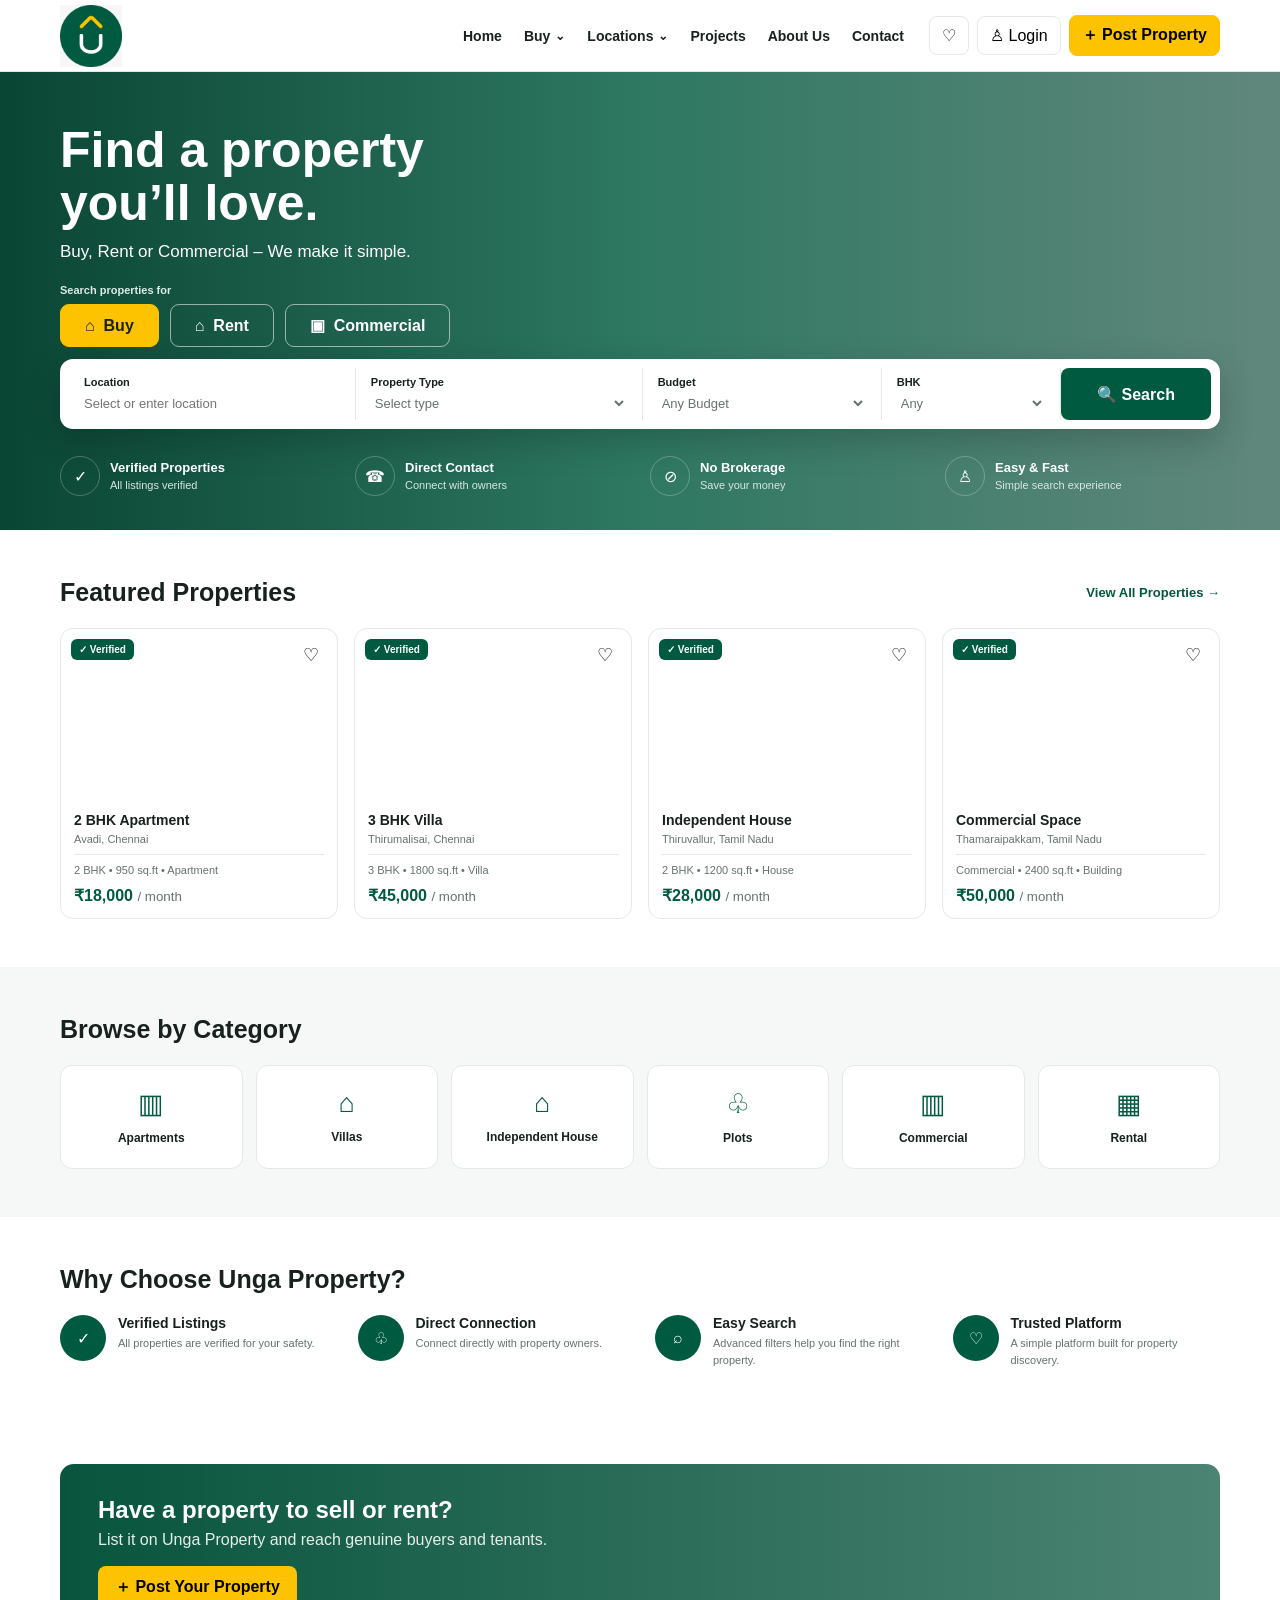
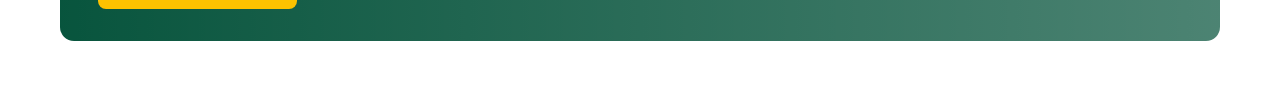
<file: index.html>
<!DOCTYPE html>
<html lang="en">
<head>
  <meta charset="UTF-8">
  <meta name="viewport" content="width=device-width, initial-scale=1.0">

  <title>Unga Property</title>

  <style>
    :root {
      --green: #005a3f;
      --dark-green: #00462f;
      --yellow: #fdc200;
      --text: #17211d;
      --muted: #66736d;
      --line: #e4e9e6;
      --bg: #f6f8f7;
    }

    * {
      box-sizing: border-box;
      margin: 0;
      padding: 0;
    }

    html {
      scroll-behavior: smooth;
    }

    body {
      font-family: Arial, sans-serif;
      color: var(--text);
      background: white;
    }

    a {
      text-decoration: none;
      color: inherit;
    }

    button,
    input,
    select,
    textarea {
      font: inherit;
    }

    button {
      cursor: pointer;
    }

    .container {
      width: min(1160px, 92%);
      margin: auto;
    }

    /* ================= HEADER ================= */

    header {
      height: 72px;
      background: white;
      border-bottom: 1px solid var(--line);
      position: sticky;
      top: 0;
      z-index: 100;
    }

    .nav {
      height: 100%;
      display: flex;
      align-items: center;
      gap: 25px;
    }

    /* LOGO */

    .logo {
      width: 180px;
      height: 62px;
      object-fit: contain;
      object-position: left center;
      display: block;
    }

    .navlinks {
      display: flex;
      align-items: center;
      gap: 22px;
      margin-left: auto;
      font-size: 14px;
      font-weight: 650;
    }

    .navlinks a:hover {
      color: var(--green);
    }

    .actions {
      display: flex;
      align-items: center;
      gap: 8px;
    }

    .actions button {
      border: 1px solid var(--line);
      background: white;
      border-radius: 8px;
      padding: 9px 12px;
    }

    .actions .post {
      background: var(--yellow);
      border-color: var(--yellow);
      font-weight: 800;
    }

    .menu {
      display: none;
      margin-left: auto;
      border: 0;
      background: transparent;
      font-size: 25px;
    }

    /* ================= DROPDOWN ================= */

    .navdrop {
      position: relative;
      height: 72px;
      display: flex;
      align-items: center;
    }

    .navdrop > a {
      display: flex;
      align-items: center;
      gap: 5px;
      height: 100%;
    }

    .navdrop > a::after {
      content: "⌄";
      font-size: 12px;
    }

    .dropdown {
      position: absolute;
      top: 64px;
      left: -14px;
      min-width: 190px;
      background: white;
      border: 1px solid var(--line);
      border-radius: 10px;
      box-shadow: 0 12px 28px rgba(0,0,0,.12);
      padding: 8px;
      opacity: 0;
      visibility: hidden;
      transform: translateY(5px);
      transition: .15s;
      z-index: 200;
    }

    .navdrop:hover .dropdown {
      opacity: 1;
      visibility: visible;
      transform: translateY(0);
    }

    .dropdown a {
      display: block;
      padding: 10px 12px;
      border-radius: 7px;
      font-size: 13px;
      white-space: nowrap;
    }

    .dropdown a:hover {
      background: var(--bg);
      color: var(--green);
    }

    .subhead {
      font-size: 10px;
      text-transform: uppercase;
      color: var(--muted);
      padding: 7px 12px 4px;
      font-weight: 800;
    }

    /* ================= HERO ================= */

    .hero {
      color: white;
      padding: 52px 0 34px;
      min-height: 430px;

      background:
        linear-gradient(
          90deg,
          rgba(0,62,44,.96),
          rgba(0,90,63,.82),
          rgba(0,62,44,.62)
        ),
        url("https://images.unsplash.com/photo-1600607687939-ce8a6c25118c?auto=format&fit=crop&w=1800&q=85")
        center/cover;
    }

    .hero h1 {
      font-size: 50px;
      line-height: 1.05;
      margin-bottom: 13px;
    }

    .hero p {
      font-size: 17px;
      margin-bottom: 22px;
    }

    .mode-label {
      font-size: 11px;
      color: #dcece6;
      margin-bottom: 8px;
      font-weight: 700;
    }

    /* ================= TABS ================= */

    .tabs {
      display: flex;
      gap: 11px;
      margin-bottom: 12px;
    }

    .tab {
      border: 1px solid rgba(255,255,255,.55);
      background: transparent;
      color: white;
      padding: 11px 24px;
      border-radius: 9px;
      font-weight: 750;
    }

    .tab.active {
      background: var(--yellow);
      border-color: var(--yellow);
      color: #182019;
    }

    /* ================= SEARCH ================= */

    .search {
      background: white;
      color: var(--text);
      border-radius: 13px;
      padding: 9px;
      display: grid;
      grid-template-columns: 1.2fr 1.2fr 1fr .75fr 150px;
      box-shadow: 0 12px 35px rgba(0,0,0,.2);
    }

    .field {
      padding: 8px 15px;
      border-right: 1px solid var(--line);
    }

    .field label {
      display: block;
      font-size: 11px;
      font-weight: 800;
      margin-bottom: 6px;
    }

    .field input,
    .field select {
      border: 0;
      outline: 0;
      width: 100%;
      background: transparent;
      color: var(--muted);
      font-size: 13px;
    }

    .search button {
      border: 0;
      border-radius: 8px;
      background: var(--green);
      color: white;
      font-weight: 800;
    }

    /* ================= TRUST ================= */

    .trust {
      display: grid;
      grid-template-columns: repeat(4,1fr);
      gap: 20px;
      margin-top: 27px;
    }

    .trustitem {
      display: flex;
      gap: 10px;
      align-items: center;
    }

    .trusticon {
      width: 40px;
      height: 40px;
      border: 1px solid rgba(255,255,255,.25);
      border-radius: 50%;
      display: grid;
      place-items: center;
    }

    .trust strong {
      display: block;
      font-size: 13px;
    }

    .trust span {
      font-size: 11px;
      color: #d7e8e1;
    }

    /* ================= SECTIONS ================= */

    section {
      padding: 48px 0;
    }

    .soft {
      background: var(--bg);
    }

    .head {
      display: flex;
      justify-content: space-between;
      align-items: center;
      margin-bottom: 21px;
    }

    .head h2 {
      font-size: 25px;
    }

    .head a {
      color: var(--green);
      font-size: 13px;
      font-weight: 800;
    }

    /* ================= PROPERTY CARDS ================= */

    .cards {
      display: grid;
      grid-template-columns: repeat(4,1fr);
      gap: 16px;
    }

    .card {
      border: 1px solid var(--line);
      border-radius: 13px;
      overflow: hidden;
      background: white;
      transition: .2s;
      cursor: pointer;
    }

    .card:hover {
      transform: translateY(-3px);
      box-shadow: 0 8px 25px rgba(0,0,0,.08);
    }

    .pic {
      height: 170px;
      background-size: cover;
      background-position: center;
      position: relative;
    }

    .verified {
      position: absolute;
      top: 10px;
      left: 10px;
      background: var(--green);
      color: white;
      padding: 5px 8px;
      border-radius: 6px;
      font-size: 10px;
      font-weight: 800;
    }

    .heart {
      position: absolute;
      right: 10px;
      top: 10px;
      border: 0;
      background: white;
      border-radius: 50%;
      width: 32px;
      height: 32px;
      font-size: 18px;
    }

    .body {
      padding: 13px;
    }

    .body h3 {
      margin-bottom: 5px;
      font-size: 14px;
    }

    .loc,
    .meta {
      font-size: 11px;
      color: var(--muted);
    }

    .meta {
      border-top: 1px solid var(--line);
      padding-top: 9px;
      margin-top: 9px;
    }

    .price {
      color: var(--green);
      font-weight: 900;
      margin-top: 10px;
      font-size: 16px;
    }

    .price small {
      font-weight: 500;
      color: var(--muted);
    }

    /* ================= CATEGORIES ================= */

    .categories {
      display: grid;
      grid-template-columns: repeat(6,1fr);
      gap: 13px;
    }

    .cat {
      background: white;
      border: 1px solid var(--line);
      border-radius: 12px;
      padding: 22px 8px;
      text-align: center;
    }

    .caticon {
      font-size: 27px;
      color: var(--green);
      margin-bottom: 8px;
    }

    .cat strong {
      font-size: 12px;
    }

    /* ================= WHY ================= */

    .why {
      display: grid;
      grid-template-columns: repeat(4,1fr);
      gap: 30px;
    }

    .whyitem {
      display: flex;
      gap: 12px;
    }

    .whyicon {
      width: 46px;
      height: 46px;
      flex: none;
      border-radius: 50%;
      background: var(--green);
      color: white;
      display: grid;
      place-items: center;
    }

    .why h3 {
      margin-bottom: 4px;
      font-size: 14px;
    }

    .why p {
      font-size: 11px;
      color: var(--muted);
      line-height: 1.5;
    }

    /* ================= CTA ================= */

    .cta {
      border-radius: 14px;
      min-height: 175px;
      padding: 32px 38px;
      color: white;

      background:
        linear-gradient(
          90deg,
          rgba(0,79,55,.97),
          rgba(0,79,55,.7)
        ),
        url("https://images.unsplash.com/photo-1600566753086-00f18fb6b3ea?auto=format&fit=crop&w=1400&q=85")
        center/cover;
    }

    .cta h2 {
      margin-bottom: 7px;
    }

    .cta p {
      color: #e5f0eb;
    }

    .cta button {
      margin-top: 17px;
      background: var(--yellow);
      border: 0;
      border-radius: 8px;
      padding: 11px 17px;
      font-weight: 900;
    }

    /* ================= DETAIL PAGE ================= */

    .detail {
      display: none;
    }

    .detail.active {
      display: block;
    }

    .home.hidden {
      display: none;
    }

    .breadcrumb {
      padding: 18px 0;
      font-size: 11px;
      color: var(--muted);
    }

    .detailgrid {
      display: grid;
      grid-template-columns: 1.6fr .9fr;
      gap: 24px;
    }

    .gallery {
      display: grid;
      grid-template-columns: 1fr 92px;
      gap: 9px;
    }

    .mainphoto {
      height: 430px;
      border-radius: 10px;
      background-size: cover;
      background-position: center;
    }

    .thumbs {
      display: grid;
      gap: 9px;
    }

    .thumb {
      height: 78px;
      border-radius: 7px;
      background-size: cover;
      background-position: center;
      border: 2px solid transparent;
      cursor: pointer;
    }

    .thumb.active {
      border-color: var(--green);
    }

    .info {
      border: 1px solid var(--line);
      border-radius: 12px;
      padding: 22px;
      height: max-content;
      position: sticky;
      top: 90px;
    }

    .info .price {
      font-size: 22px;
      margin-bottom: 12px;
    }

    .info h1 {
      font-size: 23px;
      margin-bottom: 6px;
    }

    .specs {
      display: grid;
      gap: 9px;
      font-size: 12px;
      color: var(--muted);
      border-top: 1px solid var(--line);
      padding-top: 15px;
    }

    .contact {
      width: 100%;
      border: 0;
      background: var(--green);
      color: white;
      border-radius: 8px;
      padding: 12px;
      font-weight: 800;
      margin-top: 18px;
    }

    .save {
      width: 100%;
      border: 1px solid var(--line);
      background: white;
      border-radius: 8px;
      padding: 11px;
      margin-top: 8px;
    }

    .owner,
    .mapbox {
      border: 1px solid var(--line);
      border-radius: 12px;
      padding: 18px;
      margin-top: 15px;
    }

    .detailcontent {
      margin-top: 25px;
    }

    .detailcontent h2 {
      font-size: 19px;
      margin-bottom: 10px;
    }

    .detailcontent p {
      font-size: 13px;
      color: var(--muted);
      line-height: 1.7;
      margin-bottom: 22px;
    }

    .details-table {
      display: grid;
      grid-template-columns: 1fr 1fr;
      gap: 10px 40px;
    }

    .detailrow {
      display: flex;
      justify-content: space-between;
      border-bottom: 1px solid var(--line);
      padding: 9px 0;
      font-size: 12px;
    }

    .detailrow span {
      color: var(--muted);
    }

    .back {
      border: 0;
      background: none;
      color: var(--green);
      font-weight: 800;
      font-size: 12px;
    }

    /* ================= MODAL ================= */

    .modal {
      display: none;
      position: fixed;
      inset: 0;
      background: rgba(0,0,0,.5);
      z-index: 500;
      align-items: center;
      justify-content: center;
      padding: 18px;
    }

    .modal.open {
      display: flex;
    }

    .modalbox {
      background: white;
      width: min(620px,100%);
      max-height: 90vh;
      overflow-y: auto;
      border-radius: 15px;
      padding: 25px;
    }

    .modalhead {
      display: flex;
      justify-content: space-between;
      align-items: center;
    }

    .close {
      border: 0;
      background: #f1f3f2;
      border-radius: 50%;
      width: 32px;
      height: 32px;
      font-size: 20px;
    }

    .form {
      display: grid;
      grid-template-columns: 1fr 1fr;
      gap: 12px;
      margin-top: 18px;
    }

    .form label {
      font-size: 11px;
      font-weight: 800;
    }

    .form input,
    .form select,
    .form textarea {
      width: 100%;
      margin-top: 5px;
      border: 1px solid var(--line);
      border-radius: 7px;
      padding: 10px;
    }

    .form textarea {
      min-height: 100px;
      resize: vertical;
    }

    .full {
      grid-column: 1 / -1;
    }

    .submit {
      border: 0;
      background: var(--green);
      color: white;
      border-radius: 7px;
      padding: 11px 16px;
      font-weight: 800;
    }

    /* ================= IMAGE UPLOAD ================= */

    .upload-box {
      border: 1px dashed #aebbb5;
      border-radius: 10px;
      padding: 18px;
      text-align: center;
      background: #fafcfb;
      margin-top: 5px;
    }

    .upload-box input {
      display: none;
    }

    .upload-label {
      display: inline-block;
      background: #eaf3ef;
      color: var(--green);
      padding: 9px 14px;
      border-radius: 7px;
      font-weight: 800;
      font-size: 12px;
      cursor: pointer;
    }

    .upload-help {
      display: block;
      margin-top: 7px;
      color: var(--muted);
      font-size: 11px;
    }

    .image-preview-grid {
      display: grid;
      grid-template-columns: repeat(4,1fr);
      gap: 9px;
      margin-top: 12px;
    }

    .image-preview {
      position: relative;
      border-radius: 8px;
      overflow: hidden;
      border: 1px solid var(--line);
      aspect-ratio: 1;
    }

    .image-preview img {
      width: 100%;
      height: 100%;
      object-fit: cover;
    }

    .remove-image {
      position: absolute;
      right: 5px;
      top: 5px;
      border: 0;
      background: rgba(0,0,0,.7);
      color: white;
      border-radius: 50%;
      width: 25px;
      height: 25px;
    }

    .primary-badge {
      position: absolute;
      left: 5px;
      bottom: 5px;
      background: var(--green);
      color: white;
      border-radius: 5px;
      padding: 3px 6px;
      font-size: 9px;
      font-weight: 800;
    }

    /* ================= FOOTER ================= */

    footer {
      background: var(--green);
      color: white;
      padding: 42px 0 18px;
    }

    .foot {
      display: grid;
      grid-template-columns: 1.5fr 1fr 1fr 1.2fr 1.3fr;
      gap: 28px;
    }

    .footlogo {
      width: 150px;
      height: 58px;
      object-fit: contain;
      object-position: left center;
      margin-bottom: 12px;
      display: block;
    }

    .foot h3 {
      font-size: 13px;
      margin-bottom: 10px;
    }

    .foot p,
    .foot a {
      font-size: 11px;
      color: #d9e8e2;
      line-height: 1.7;
    }

    .flinks {
      display: grid;
      gap: 5px;
    }

    .newsletter {
      display: flex;
      flex-direction: column;
      gap: 8px;
    }

    .newsletter input {
      padding: 10px;
      border: 0;
      border-radius: 6px;
    }

    .newsletter button {
      padding: 10px;
      border: 0;
      border-radius: 6px;
      background: var(--yellow);
      font-weight: 800;
    }

    .copy {
      border-top: 1px solid rgba(255,255,255,.18);
      margin-top: 27px;
      padding-top: 15px;
      text-align: center;
      font-size: 11px;
      color: #cfe1da;
    }

    /* ================= RESPONSIVE ================= */

    @media(max-width:1000px) {

      .navlinks {
        gap: 12px;
      }

      .cards {
        grid-template-columns: repeat(2,1fr);
      }

      .categories {
        grid-template-columns: repeat(3,1fr);
      }

      .why {
        grid-template-columns: repeat(2,1fr);
      }

      .foot {
        grid-template-columns: repeat(3,1fr);
      }

      .search {
        grid-template-columns: 1fr 1fr;
      }
    }

    @media(max-width:720px) {

      header {
        height: 65px;
      }

      .logo {
        width: 145px;
        height: 58px;
      }

      .navlinks,
      .actions .login {
        display: none;
      }

      .menu {
        display: block;
      }

      .hero h1 {
        font-size: 38px;
      }

      .search {
        grid-template-columns: 1fr;
      }

      .field {
        border-right: 0;
        border-bottom: 1px solid var(--line);
        padding: 11px;
      }

      .trust {
        grid-template-columns: 1fr 1fr;
      }

      .cards {
        grid-template-columns: 1fr;
      }

      .categories {
        grid-template-columns: 1fr 1fr;
      }

      .why {
        grid-template-columns: 1fr;
      }

      .foot {
        grid-template-columns: 1fr 1fr;
      }

      .detailgrid {
        grid-template-columns: 1fr;
      }

      .info {
        position: static;
      }

      .details-table {
        grid-template-columns: 1fr;
      }

      .gallery {
        grid-template-columns: 1fr;
      }

      .thumbs {
        grid-template-columns: repeat(4,1fr);
      }

      .mainphoto {
        height: 300px;
      }

      .form {
        grid-template-columns: 1fr;
      }

      .full {
        grid-column: auto;
      }
    }

    @media(max-width:450px) {

      .trust {
        grid-template-columns: 1fr;
      }

      .foot {
        grid-template-columns: 1fr;
      }

      .tabs {
        flex-wrap: wrap;
      }

      .tab {
        padding: 10px 16px;
      }
    }
  </style>
</head>

<body>

<!-- ================= HEADER ================= -->

<header>
  <div class="container nav">

    <!-- YOUR LOGO -->
    <a href="#" onclick="showHome(); return false;">
      <img
        src="logo.jpg"
        class="logo"
        alt="Unga Property Logo"
      >
    </a>

    <nav class="navlinks">

      <a href="#" onclick="showHome(); return false;">
        Home
      </a>

      <div class="navdrop">
        <a href="#properties">Buy</a>

        <div class="dropdown">
          <a href="#properties" data-mode-link="Buy">
            Buy Properties
          </a>
          <a href="#properties" data-mode-link="Rent">
            Rent Properties
          </a>
          <a href="#properties" data-mode-link="Commercial">
            Commercial
          </a>
          <a href="#categories">
            Plots
          </a>
        </div>
      </div>

      <div class="navdrop">
        <a href="#properties">Locations</a>

        <div class="dropdown">

          <div class="subhead">
            Our Locations
          </div>

          <a href="#properties" data-location="Avadi">
            Avadi
          </a>

          <a href="#properties" data-location="Thirunindravur">
            Thirunindravur
          </a>

          <a href="#properties" data-location="Thirumalisai">
            Thirumalisai
          </a>

          <a href="#properties" data-location="Vepampattu">
            Vepampattu
          </a>

          <a href="#properties" data-location="Thiruvallur">
            Thiruvallur
          </a>

          <a href="#properties" data-location="Sevaipettai">
            Sevaipettai
          </a>

          <a href="#properties" data-location="Thamaraipakkam">
            Thamaraipakkam
          </a>

        </div>
      </div>

      <a href="#why">
        Projects
      </a>

      <a href="#footer">
        About Us
      </a>

      <a href="#footer">
        Contact
      </a>

    </nav>

    <div class="actions">
      <button aria-label="Saved properties">
        ♡
      </button>

      <button
        class="login"
        id="login"
      >
        ♙ Login
      </button>

      <button
        class="post"
        id="post"
      >
        ＋ Post Property
      </button>
    </div>

    <button class="menu">
      ☰
    </button>

  </div>
</header>


<!-- ================= HOME ================= -->

<div class="home">

  <!-- HERO -->

  <section class="hero">

    <div class="container">

      <h1>
        Find a property<br>
        you’ll love.
      </h1>

      <p>
        Buy, Rent or Commercial – We make it simple.
      </p>

      <div class="mode-label">
        Search properties for
      </div>

      <div class="tabs">

        <button
          type="button"
          class="tab active"
          data-mode="Buy"
        >
          ⌂ &nbsp;Buy
        </button>

        <button
          type="button"
          class="tab"
          data-mode="Rent"
        >
          ⌂ &nbsp;Rent
        </button>

        <button
          type="button"
          class="tab"
          data-mode="Commercial"
        >
          ▣ &nbsp;Commercial
        </button>

      </div>


      <!-- SEARCH -->

      <form
        class="search"
        id="searchForm"
      >

        <div class="field">

          <label for="location">
            Location
          </label>

          <input
            id="location"
            list="propertyLocations"
            placeholder="Select or enter location"
            autocomplete="off"
          >

          <datalist id="propertyLocations">

            <option value="Avadi"></option>
            <option value="Thirunindravur"></option>
            <option value="Thirumalisai"></option>
            <option value="Vepampattu"></option>
            <option value="Thiruvallur"></option>
            <option value="Sevaipettai"></option>
            <option value="Thamaraipakkam"></option>

          </datalist>

        </div>


        <div class="field">

          <label>
            Property Type
          </label>

          <select id="type">

            <option value="">
              Select type
            </option>

            <option>
              Apartment
            </option>

            <option>
              Villa
            </option>

            <option>
              House
            </option>

            <option>
              Plot
            </option>

            <option>
              PG
            </option>

          </select>

        </div>


        <div class="field">

          <label>
            Budget
          </label>

          <select>

            <option>
              Any Budget
            </option>

            <option>
              Under ₹20,000
            </option>

            <option>
              ₹20,000–₹50,000
            </option>

            <option>
              ₹50,000+
            </option>

          </select>

        </div>


        <div class="field">

          <label>
            BHK
          </label>

          <select>

            <option>
              Any
            </option>

            <option>
              1 BHK
            </option>

            <option>
              2 BHK
            </option>

            <option>
              3 BHK
            </option>

          </select>

        </div>


        <button type="submit">
          🔍 Search
        </button>

      </form>


      <!-- TRUST -->

      <div class="trust">

        <div class="trustitem">

          <div class="trusticon">
            ✓
          </div>

          <div>
            <strong>
              Verified Properties
            </strong>

            <span>
              All listings verified
            </span>
          </div>

        </div>


        <div class="trustitem">

          <div class="trusticon">
            ☎
          </div>

          <div>
            <strong>
              Direct Contact
            </strong>

            <span>
              Connect with owners
            </span>
          </div>

        </div>


        <div class="trustitem">

          <div class="trusticon">
            ⊘
          </div>

          <div>
            <strong>
              No Brokerage
            </strong>

            <span>
              Save your money
            </span>
          </div>

        </div>


        <div class="trustitem">

          <div class="trusticon">
            ♙
          </div>

          <div>
            <strong>
              Easy & Fast
            </strong>

            <span>
              Simple search experience
            </span>
          </div>

        </div>

      </div>

    </div>

  </section>


  <!-- ================= PROPERTIES ================= -->

  <section id="properties">

    <div class="container">

      <div class="head">

        <h2>
          Featured Properties
        </h2>

        <a href="#">
          View All Properties →
        </a>

      </div>

      <div
        class="cards"
        id="cards"
      ></div>

    </div>

  </section>


  <!-- ================= CATEGORIES ================= -->

  <section
    class="soft"
    id="categories"
  >

    <div class="container">

      <div class="head">
        <h2>
          Browse by Category
        </h2>
      </div>


      <div class="categories">

        <a class="cat" href="#properties">
          <div class="caticon">▥</div>
          <strong>Apartments</strong>
        </a>

        <a class="cat" href="#properties">
          <div class="caticon">⌂</div>
          <strong>Villas</strong>
        </a>

        <a class="cat" href="#properties">
          <div class="caticon">⌂</div>
          <strong>Independent House</strong>
        </a>

        <a class="cat" href="#properties">
          <div class="caticon">♧</div>
          <strong>Plots</strong>
        </a>

        <a class="cat" href="#properties">
          <div class="caticon">▥</div>
          <strong>Commercial</strong>
        </a>

        <a class="cat" href="#properties">
          <div class="caticon">▦</div>
          <strong>Rental</strong>
        </a>

      </div>

    </div>

  </section>


  <!-- ================= WHY ================= -->

  <section id="why">

    <div class="container">

      <div class="head">

        <h2>
          Why Choose Unga Property?
        </h2>

      </div>


      <div class="why">

        <div class="whyitem">

          <div class="whyicon">
            ✓
          </div>

          <div>

            <h3>
              Verified Listings
            </h3>

            <p>
              All properties are verified for your safety.
            </p>

          </div>

        </div>


        <div class="whyitem">

          <div class="whyicon">
            ♧
          </div>

          <div>

            <h3>
              Direct Connection
            </h3>

            <p>
              Connect directly with property owners.
            </p>

          </div>

        </div>


        <div class="whyitem">

          <div class="whyicon">
            ⌕
          </div>

          <div>

            <h3>
              Easy Search
            </h3>

            <p>
              Advanced filters help you find the right property.
            </p>

          </div>

        </div>


        <div class="whyitem">

          <div class="whyicon">
            ♡
          </div>

          <div>

            <h3>
              Trusted Platform
            </h3>

            <p>
              A simple platform built for property discovery.
            </p>

          </div>

        </div>

      </div>

    </div>

  </section>


  <!-- ================= CTA ================= -->

  <section>

    <div class="container">

      <div class="cta">

        <h2>
          Have a property to sell or rent?
        </h2>

        <p>
          List it on Unga Property and reach genuine buyers and tenants.
        </p>

        <button onclick="openModal()">
          ＋ Post Your Property
        </button>

      </div>

    </div>

  </section>

</div>


<!-- ================= PROPERTY DETAILS ================= -->

<div
  class="detail"
  id="detail"
>

  <section>

    <div class="container">

      <button
        class="back"
        onclick="showHome()"
      >
        ← Back to properties
      </button>

      <div class="breadcrumb">
        Home › Properties › Property Details
      </div>


      <div class="detailgrid">

        <div>

          <div class="gallery">

            <div
              class="mainphoto"
              id="mainphoto"
            ></div>

            <div
              class="thumbs"
              id="thumbs"
            ></div>

          </div>


          <div class="detailcontent">

            <h2>
              Property Description
            </h2>

            <p>
              Beautiful property available in a prime location.
              This property comes with modern amenities,
              spacious rooms and excellent ventilation.
              Ideal for families looking for a comfortable
              and peaceful living.
            </p>


            <h2>
              Property Details
            </h2>

            <div class="details-table">

              <div class="detailrow">
                <span>Property Type</span>
                <b>Villa</b>
              </div>

              <div class="detailrow">
                <span>Furnishing</span>
                <b>Semi Furnished</b>
              </div>

              <div class="detailrow">
                <span>BHK</span>
                <b>3 BHK</b>
              </div>

              <div class="detailrow">
                <span>Car Parking</span>
                <b>1</b>
              </div>

              <div class="detailrow">
                <span>Bathrooms</span>
                <b>3</b>
              </div>

              <div class="detailrow">
                <span>Facing</span>
                <b>East</b>
              </div>

              <div class="detailrow">
                <span>Area</span>
                <b>1800 sq.ft</b>
              </div>

            </div>

          </div>

        </div>


        <aside>

          <div class="info">

            <div class="price">
              ₹45,000
              <small>/ month</small>
            </div>

            <h1>
              3 BHK Villa
            </h1>

            <div class="loc">
              Thoraipakkam, Chennai, Tamil Nadu
            </div>


            <div class="specs">

              <div>⌂ &nbsp;3 BHK</div>
              <div>▣ &nbsp;1800 sq.ft</div>
              <div>⌂ &nbsp;Villa</div>
              <div>♧ &nbsp;3 Bathrooms</div>
              <div>▱ &nbsp;1 Balcony</div>
              <div>▥ &nbsp;1 Car Parking</div>
              <div>◐ &nbsp;Semi Furnished</div>

            </div>


            <button
              class="contact"
              onclick="alert('Contact Owner feature can be connected to your backend.')"
            >
              Contact Owner
            </button>

            <button class="save">
              ♡ Save Property
            </button>

          </div>


          <div class="owner">

            <h3>
              Owner Information
            </h3>

            <b>
              ✓ Verified Owner
            </b>

            <p style="font-size:11px;color:#66736d;margin-top:8px;">
              Member since May 2023
            </p>

            <p style="font-size:12px;">
              ☎ +91 98765 43210
            </p>

          </div>


          <div class="mapbox">

            <h3>
              Location
            </h3>

            <div
              style="
                height:120px;
                border-radius:8px;
                background:#e8efec;
                display:grid;
                place-items:center;
                color:#005a3f;
                font-weight:800;
              "
            >
              📍 Chennai, Tamil Nadu
            </div>

          </div>

        </aside>

      </div>

    </div>

  </section>


  <section>

    <div class="container">

      <div class="head">
        <h2>
          Similar Properties
        </h2>
      </div>

      <div
        class="cards"
        id="similar"
      ></div>

    </div>

  </section>

</div>


<!-- ================= POST PROPERTY MODAL ================= -->

<div
  class="modal"
  id="modal"
>

  <div class="modalbox">

    <div class="modalhead">

      <h2>
        Post Your Property
      </h2>

      <button
        class="close"
        onclick="closeModal()"
      >
        ×
      </button>

    </div>


    <form
      class="form"
      id="postPropertyForm"
    >

      <div>

        <label>
          Your Name

          <input
            name="name"
            required
          >

        </label>

      </div>


      <div>

        <label>
          Phone Number

          <input
            name="phone"
            required
            placeholder="+91"
          >

        </label>

      </div>


      <div class="full">

        <label>
          Property Title

          <input
            name="title"
            required
            placeholder="e.g. DTCP Approved Plot in Thiruvallur"
          >

        </label>

      </div>


      <div>

        <label>
          Listing Type

          <select
            name="mode"
            required
          >

            <option value="">
              Select
            </option>

            <option>
              Buy
            </option>

            <option>
              Rent
            </option>

            <option>
              Commercial
            </option>

          </select>

        </label>

      </div>


      <div>

        <label>
          Property Type

          <select
            name="type"
            required
          >

            <option value="">
              Select
            </option>

            <option>
              Apartment
            </option>

            <option>
              Villa
            </option>

            <option>
              Independent House
            </option>

            <option>
              Plot
            </option>

            <option>
              Commercial Building
            </option>

            <option>
              Office
            </option>

            <option>
              Shop
            </option>

          </select>

        </label>

      </div>


      <div>

        <label>
          Price / Rent

          <input
            name="price"
            required
            placeholder="₹"
          >

        </label>

      </div>


      <div>

        <label>
          Location

          <select
            name="location"
            required
          >

            <option value="">
              Select location
            </option>

            <option>Avadi</option>
            <option>Thirunindravur</option>
            <option>Thirumalisai</option>
            <option>Vepampattu</option>
            <option>Thiruvallur</option>
            <option>Sevaipettai</option>
            <option>Thamaraipakkam</option>

          </select>

        </label>

      </div>


      <div class="full">

        <label>
          Property Images
        </label>

        <div class="upload-box">

          <label
            class="upload-label"
            for="propertyImages"
          >
            ＋ Add Images
          </label>

          <input
            id="propertyImages"
            type="file"
            accept="image/*"
            multiple
          >

          <span class="upload-help">
            Add one or multiple images.
          </span>

          <div
            class="image-preview-grid"
            id="imagePreviewGrid"
          ></div>

        </div>

      </div>


      <div class="full">

        <label>
          Description

          <textarea
            name="description"
            placeholder="Tell buyers or tenants about the property"
          ></textarea>

        </label>

      </div>


      <div class="full">

        <button
          class="submit"
          type="submit"
        >
          Submit Property
        </button>

      </div>

    </form>

  </div>

</div>


<!-- ================= JAVASCRIPT ================= -->

<script>

  const imgs = [

    "https://images.unsplash.com/photo-1600607687920-4e2a09cf159d?auto=format&fit=crop&w=900&q=80",

    "https://images.unsplash.com/photo-1605146769289-440113cc3d00?auto=format&fit=crop&w=900&q=80",

    "https://images.unsplash.com/photo-1600566753190-17f0baa2a6c3?auto=format&fit=crop&w=900&q=80",

    "https://images.unsplash.com/photo-1522708323590-d24dbb6b0267?auto=format&fit=crop&w=900&q=80"

  ];


  const data = [

    [
      "2 BHK Apartment",
      "Avadi, Chennai",
      "2 BHK • 950 sq.ft • Apartment",
      "₹18,000",
      "/ month",
      imgs[0],
      "Rent"
    ],

    [
      "3 BHK Villa",
      "Thirumalisai, Chennai",
      "3 BHK • 1800 sq.ft • Villa",
      "₹45,000",
      "/ month",
      imgs[1],
      "Rent"
    ],

    [
      "Independent House",
      "Thiruvallur, Tamil Nadu",
      "2 BHK • 1200 sq.ft • House",
      "₹28,000",
      "/ month",
      imgs[2],
      "Buy"
    ],

    [
      "Commercial Space",
      "Thamaraipakkam, Tamil Nadu",
      "Commercial • 2400 sq.ft • Building",
      "₹50,000",
      "/ month",
      imgs[3],
      "Commercial"
    ]

  ];


  let currentMode = "Buy";


  /* PROPERTY CARD */

  function card(p, i) {

    return `

      <article
        class="card"
        onclick="showDetail(${i})"
      >

        <div
          class="pic"
          style="background-image:url('${p[5]}')"
        >

          <span class="verified">
            ✓ Verified
          </span>

          <button
            class="heart"
            onclick="
              event.stopPropagation();
              this.textContent =
              this.textContent === '♡' ? '♥' : '♡';
            "
          >
            ♡
          </button>

        </div>


        <div class="body">

          <h3>
            ${p[0]}
          </h3>

          <div class="loc">
            ${p[1]}
          </div>

          <div class="meta">
            ${p[2]}
          </div>

          <div class="price">
            ${p[3]}
            <small>
              ${p[4]}
            </small>
          </div>

        </div>

      </article>

    `;

  }


  /* DISPLAY PROPERTIES */

  function render(list = data) {

    document.getElementById("cards").innerHTML =
      list.map((p) => card(p, data.indexOf(p))).join("");

    document.getElementById("similar").innerHTML =
      data
        .filter((_, i) => i !== 1)
        .map((p) => card(p, data.indexOf(p)))
        .join("");

  }


  render();


  /* BUY / RENT / COMMERCIAL */

  document
    .querySelectorAll(".tabs .tab")
    .forEach(tab => {

      tab.addEventListener("click", () => {

        document
          .querySelectorAll(".tabs .tab")
          .forEach(t =>
            t.classList.remove("active")
          );

        tab.classList.add("active");

        currentMode =
          tab.dataset.mode;

        filterProperties();

      });

    });


  /* NAVIGATION MODE */

  document
    .querySelectorAll("[data-mode-link]")
    .forEach(link => {

      link.addEventListener("click", () => {

        currentMode =
          link.dataset.modeLink;

        document
          .querySelectorAll(".tabs .tab")
          .forEach(t => {

            t.classList.toggle(
              "active",
              t.dataset.mode === currentMode
            );

          });

        filterProperties();

      });

    });


  /* LOCATION */

  document
    .querySelectorAll("[data-location]")
    .forEach(link => {

      link.addEventListener("click", () => {

        document.getElementById("location").value =
          link.dataset.location;

        document
          .getElementById("properties")
          .scrollIntoView({
            behavior: "smooth"
          });

        filterProperties();

      });

    });


  /* FILTER */

  function filterProperties() {

    const location =
      document
        .getElementById("location")
        .value
        .trim()
        .toLowerCase();


    const type =
      document
        .getElementById("type")
        .value
        .trim()
        .toLowerCase();


    let results = data.filter(p => {

      const modeOK =
        currentMode === "Buy"
          ? (p[6] === "Buy" || p[6] === "Rent")
          : p[6] === currentMode;


      const locationOK =
        !location ||
        p[1].toLowerCase().includes(location);


      const typeOK =
        !type ||
        p[2].toLowerCase().includes(type);


      return modeOK &&
             locationOK &&
             typeOK;

    });


    if (!results.length) {

      document.getElementById("cards").innerHTML = `

        <p
          style="
            grid-column:1/-1;
            text-align:center;
            padding:45px;
            color:#66736d;
          "
        >
          😔 No properties found.
          <br>
          Try changing your search.
        </p>

      `;

    } else {

      document.getElementById("cards").innerHTML =
        results
          .map(p => card(p, data.indexOf(p)))
          .join("");

    }

  }


  /* SEARCH FORM */

  document
    .getElementById("searchForm")
    .addEventListener("submit", e => {

      e.preventDefault();

      filterProperties();

      document
        .getElementById("properties")
        .scrollIntoView({
          behavior: "smooth"
        });

    });


  /* PROPERTY DETAILS */

  function showDetail(index = 1) {

    const p =
      data[index] || data[1];


    document
      .querySelector(".home")
      .classList.add("hidden");


    document
      .querySelector(".detail")
      .classList.add("active");


    window.scrollTo({
      top: 0,
      behavior: "smooth"
    });


    document
      .getElementById("mainphoto")
      .style.backgroundImage =
      `url('${p[5]}')`;


    document
      .getElementById("thumbs")
      .innerHTML = imgs
      .map((image, i) => `

        <div
          class="thumb ${image === p[5] ? "active" : ""}"
          style="background-image:url('${image}')"
          onclick="mainPhoto('${image}', this)"
        ></div>

      `)
      .join("");

  }


  function mainPhoto(url, element) {

    document
      .getElementById("mainphoto")
      .style.backgroundImage =
      `url('${url}')`;


    document
      .querySelectorAll(".thumb")
      .forEach(x =>
        x.classList.remove("active")
      );


    element.classList.add("active");

  }


  function showHome() {

    document
      .querySelector(".home")
      .classList.remove("hidden");


    document
      .querySelector(".detail")
      .classList.remove("active");


    window.scrollTo({
      top: 0,
      behavior: "smooth"
    });

  }


  /* POST PROPERTY MODAL */

  function openModal() {

    document
      .getElementById("modal")
      .classList.add("open");

  }


  function closeModal() {

    document
      .getElementById("modal")
      .classList.remove("open");

  }


  document
    .getElementById("post")
    .onclick = openModal;


  document
    .getElementById("modal")
    .addEventListener("click", e => {

      if (e.target.id === "modal") {
        closeModal();
      }

    });


  /* LOGIN */

  document
    .getElementById("login")
    .onclick = () => {

      alert(
        "Demo login — connect this to your authentication system."
      );

    };


  /* IMAGE UPLOAD */

  let selectedImages = [];


  const imageInput =
    document.getElementById("propertyImages");


  const previewGrid =
    document.getElementById("imagePreviewGrid");


  imageInput.addEventListener("change", e => {

    const files =
      [...e.target.files]
      .filter(file =>
        file.type.startsWith("image/")
      );


    selectedImages =
      [...selectedImages, ...files];


    renderImagePreviews();


    imageInput.value = "";

  });


  function renderImagePreviews() {

    previewGrid.innerHTML = "";


    selectedImages.forEach(
      (file, index) => {

        const reader =
          new FileReader();


        reader.onload = ev => {

          const item =
            document.createElement("div");


          item.className =
            "image-preview";


          item.innerHTML = `

            <img
              src="${ev.target.result}"
              alt="Property image ${index + 1}"
            >

            ${
              index === 0
              ? '<span class="primary-badge">Main photo</span>'
              : ''
            }

            <button
              type="button"
              class="remove-image"
            >
              ×
            </button>

          `;


          item
            .querySelector(".remove-image")
            .onclick = () => {

              selectedImages.splice(index, 1);

              renderImagePreviews();

            };


          previewGrid.appendChild(item);

        };


        reader.readAsDataURL(file);

      }
    );

  }


  /* POST PROPERTY SUBMIT */

  document
    .getElementById("postPropertyForm")
    .addEventListener("submit", e => {

      e.preventDefault();


      if (selectedImages.length === 0) {

        alert(
          "Please add at least one property image."
        );

        return;

      }


      alert(
        "Property submitted successfully! " +
        selectedImages.length +
        " image(s) added."
      );


      selectedImages = [];


      renderImagePreviews();


      e.target.reset();


      closeModal();

    });

</script>

</body>
</html>
</file>
